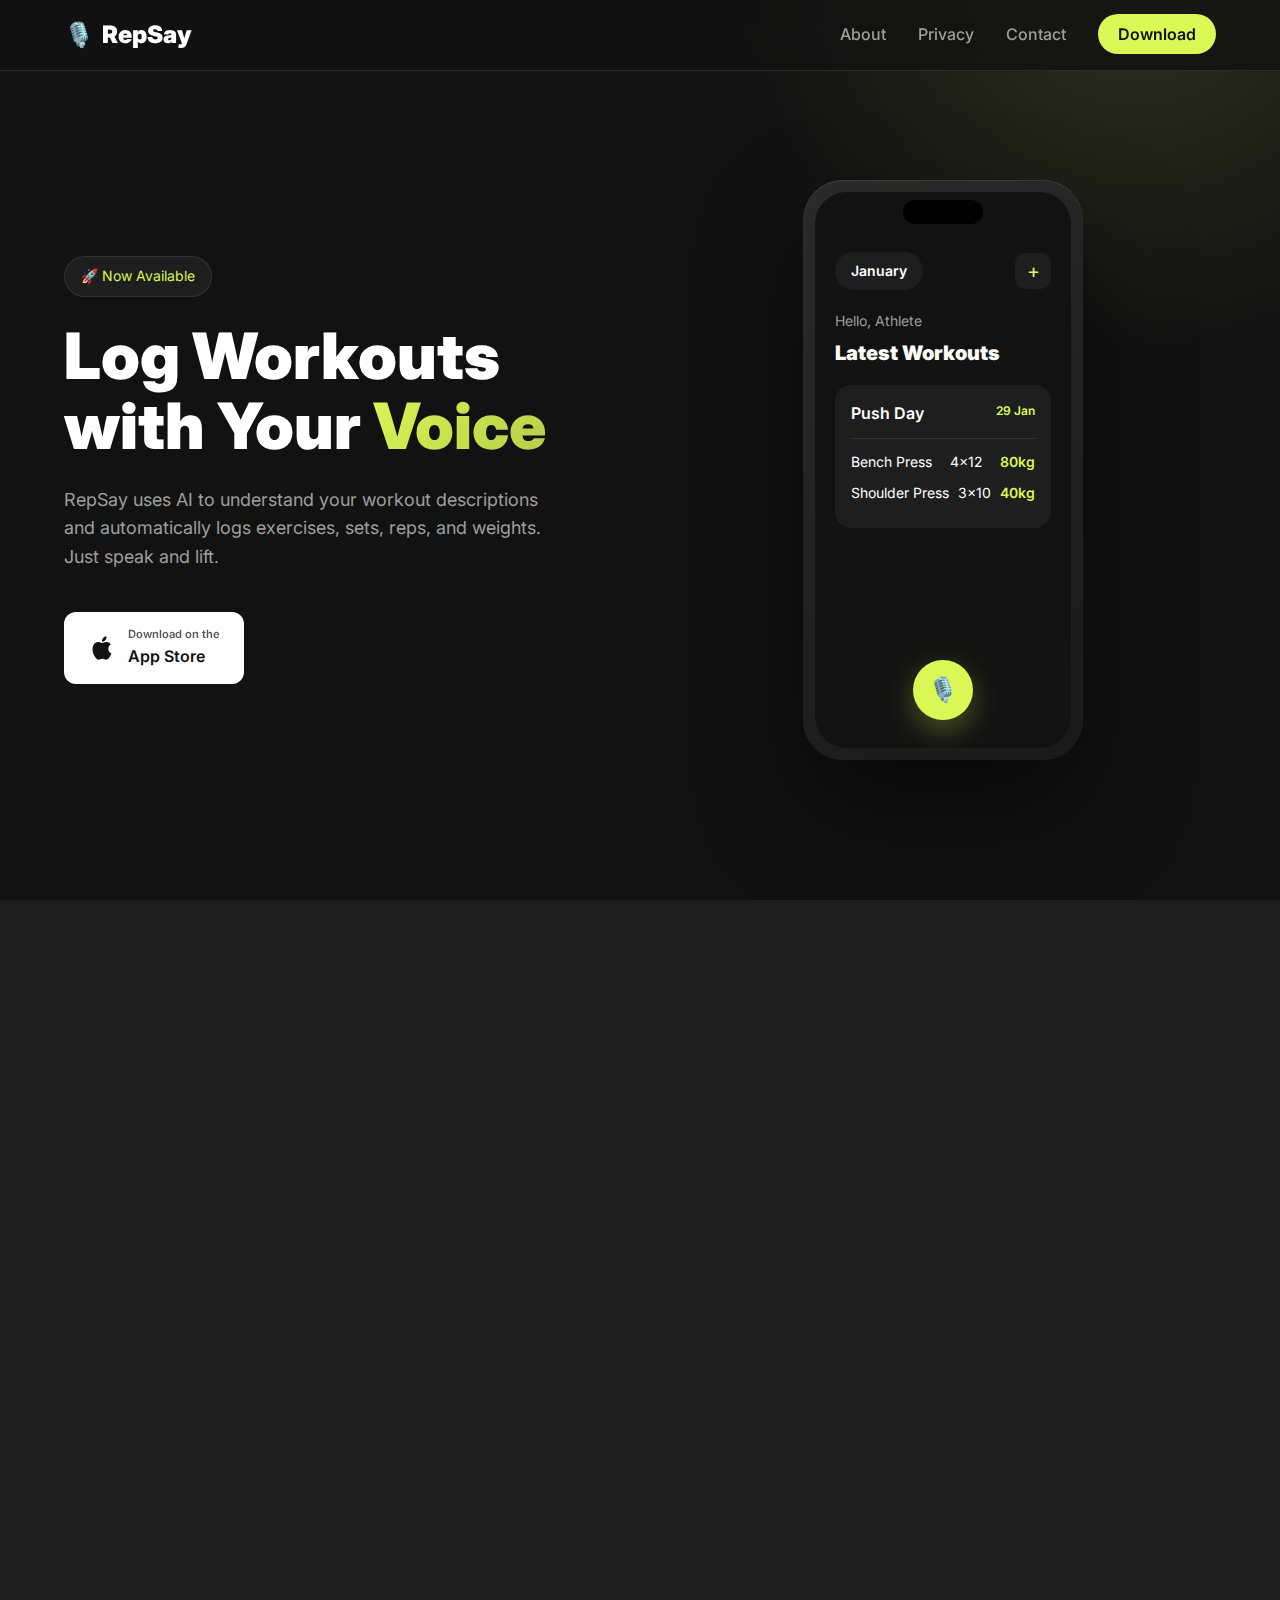
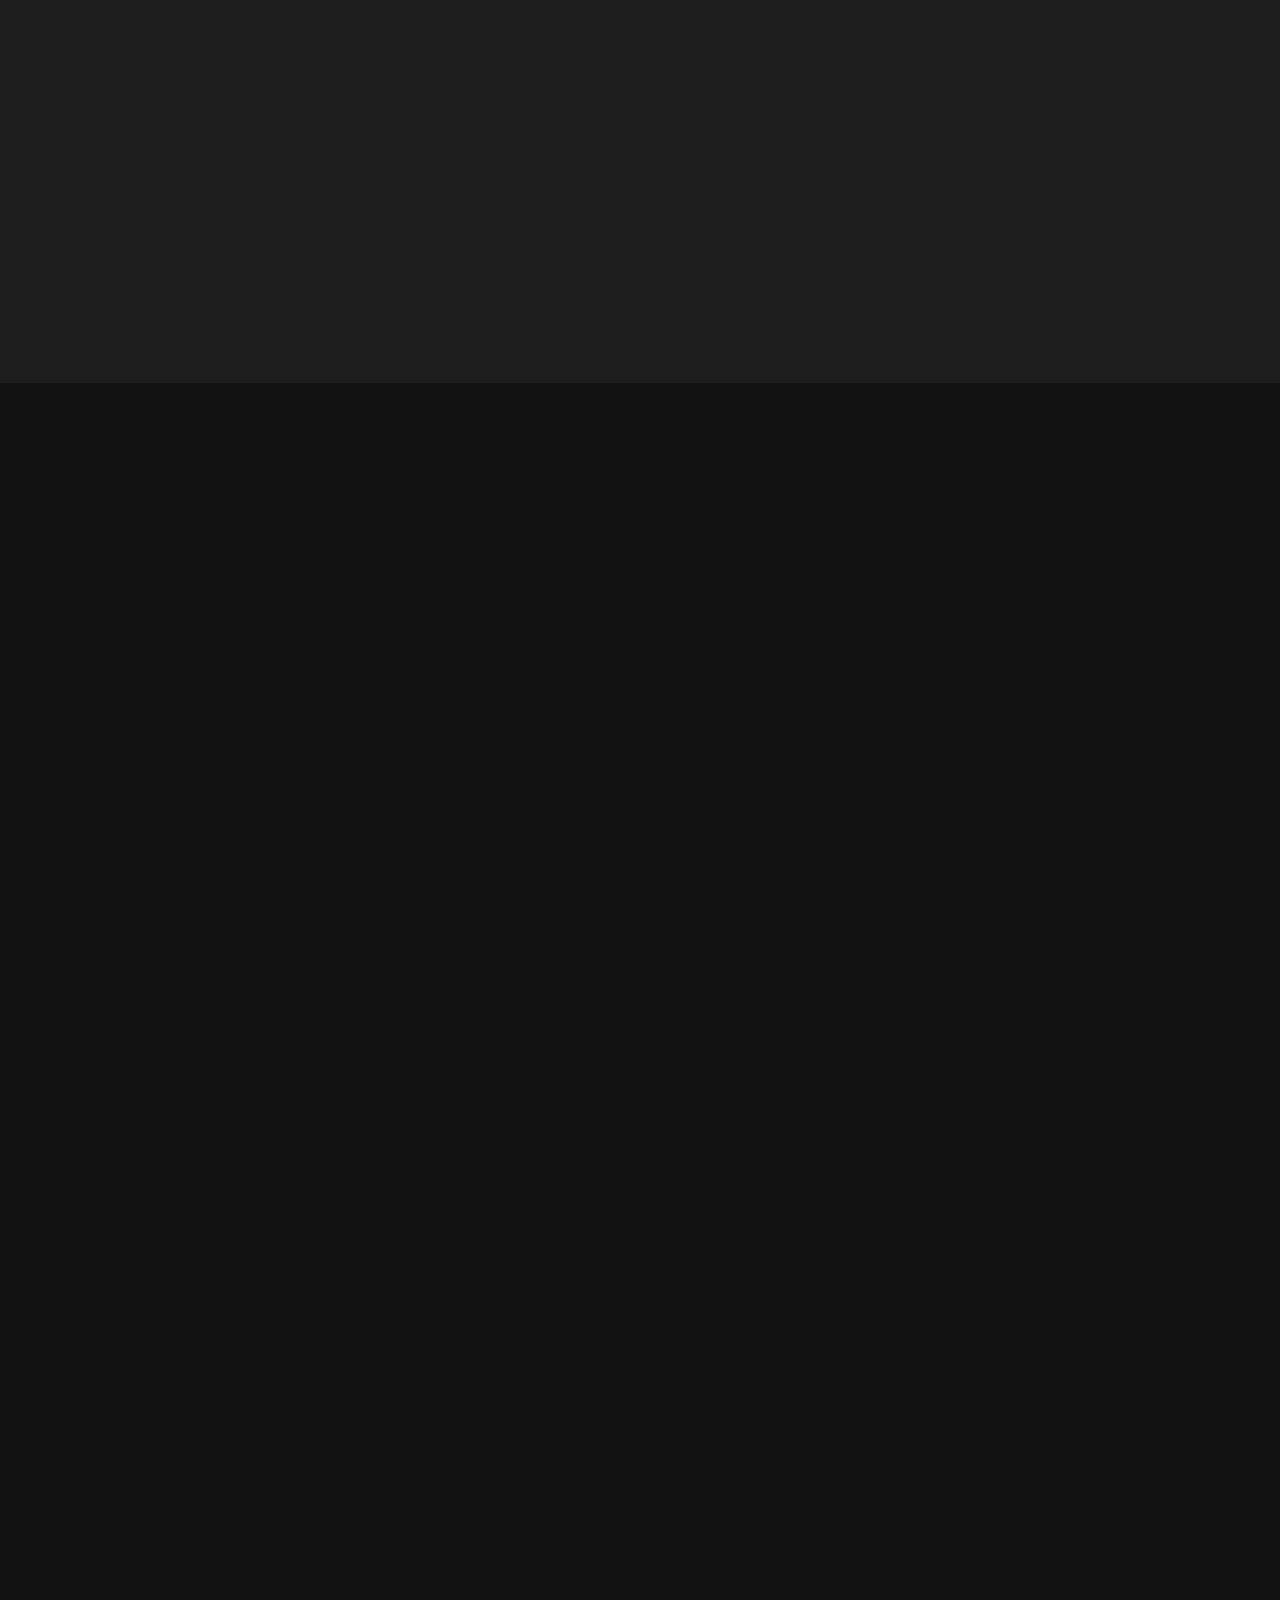
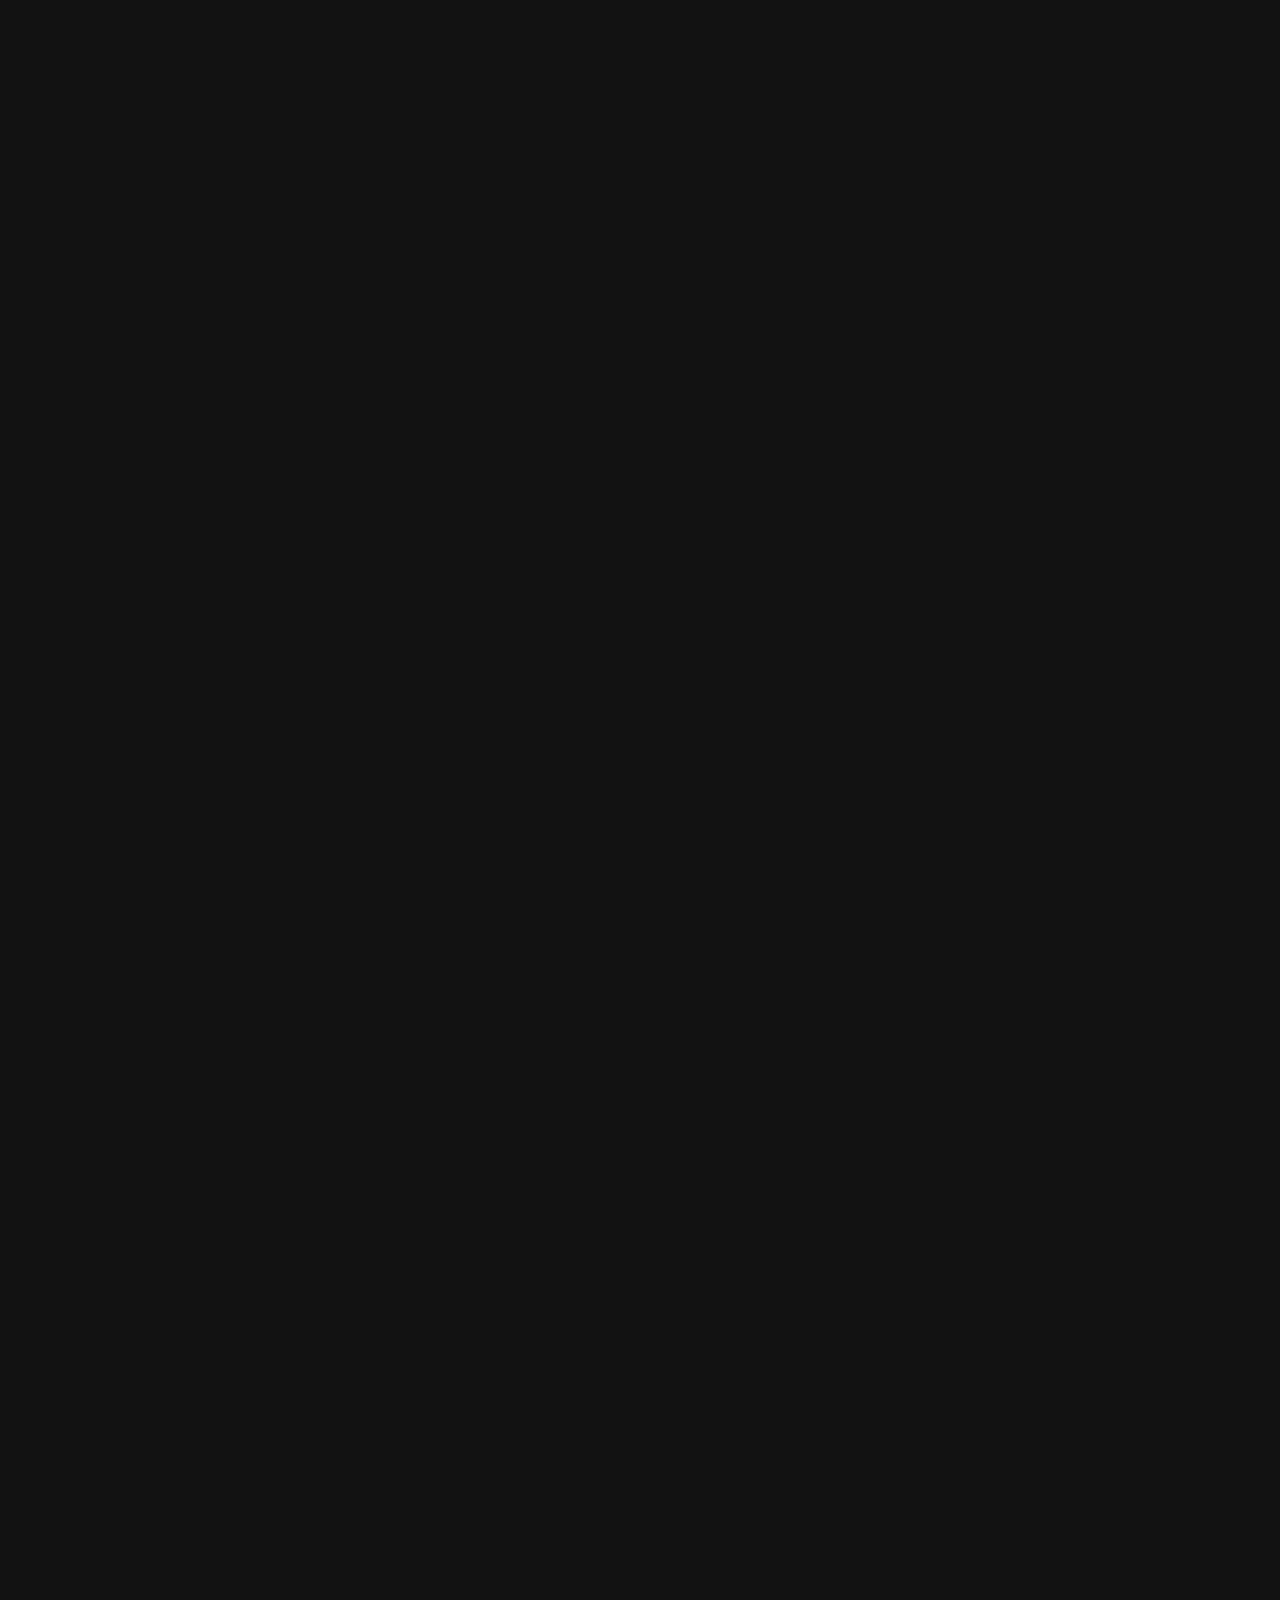
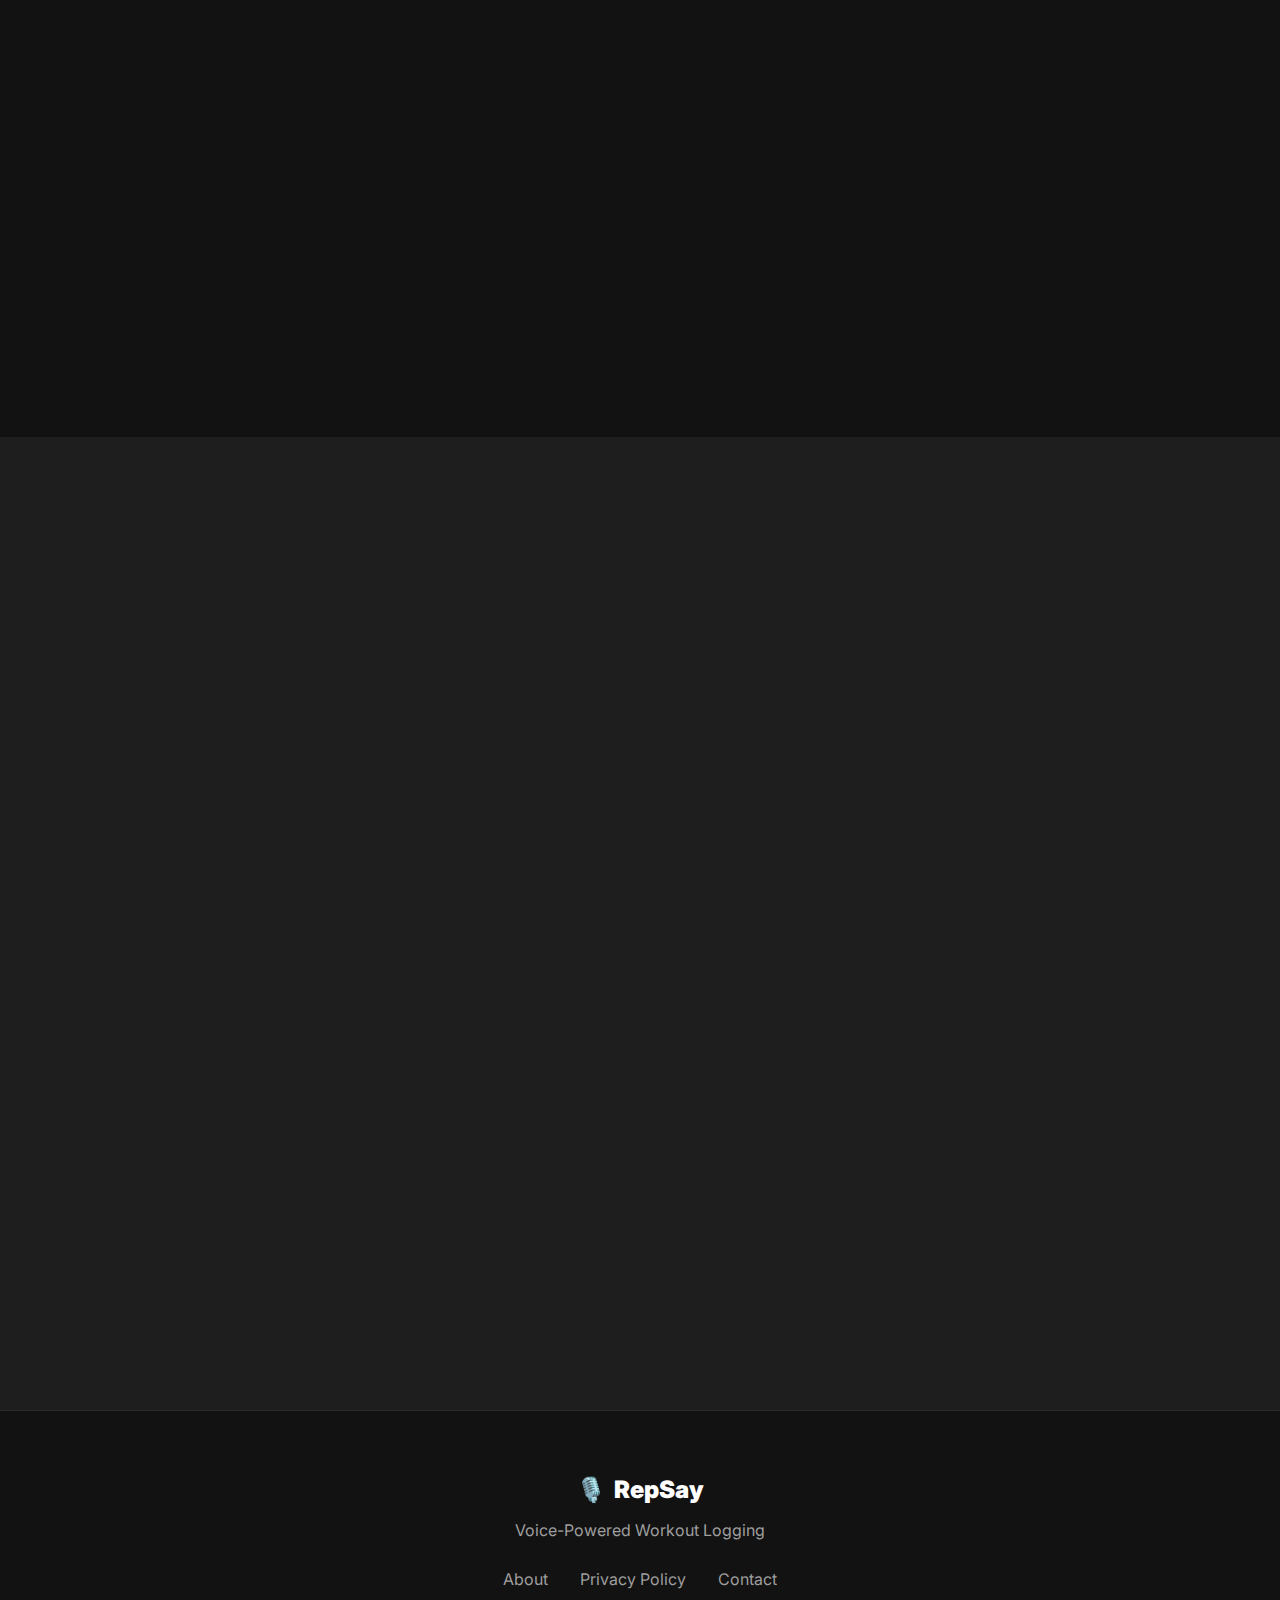
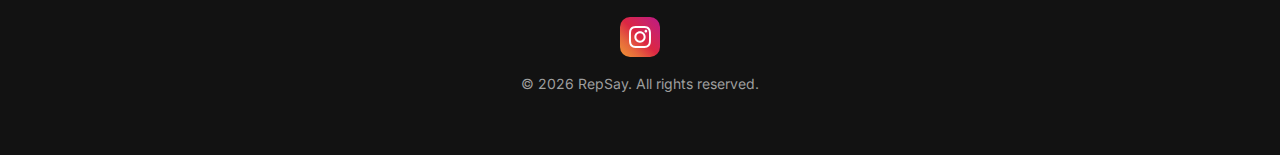
<file: website/index.html>
<!DOCTYPE html>
<html lang="en">
<head>
  <meta charset="UTF-8">
  <meta name="viewport" content="width=device-width, initial-scale=1.0">
  <title>RepSay - Voice-Powered Workout Logging</title>
  <meta name="description" content="RepSay is an AI-powered fitness app that lets you log workouts using your voice. Simply speak your exercises and let AI do the rest.">
  
  <!-- Fonts -->
  <link rel="preconnect" href="https://fonts.googleapis.com">
  <link rel="preconnect" href="https://fonts.gstatic.com" crossorigin>
  <link href="https://fonts.googleapis.com/css2?family=Inter:wght@400;500;600;700;900&display=swap" rel="stylesheet">
  
  <!-- Styles -->
  <link rel="stylesheet" href="styles.css">
</head>
<body>
  <!-- Auto-redirect password recovery to reset page -->
  <script>
    (function() {
      var hash = window.location.hash;
      var search = window.location.search;
      // Implicit flow: hash contains type=recovery
      if (hash && hash.indexOf('type=recovery') !== -1) {
        window.location.replace('reset-password.html' + hash);
        return;
      }
      // PKCE flow: query contains code param (from Supabase email link)
      if (search && search.indexOf('code=') !== -1) {
        window.location.replace('reset-password.html' + search);
        return;
      }
    })();
  </script>
  <!-- Navigation -->
  <nav class="navbar">
    <div class="nav-container">
      <a href="#hero" class="nav-logo">
        <span class="logo-icon">🎙️</span>
        <span class="logo-text">RepSay</span>
      </a>
      
      <button class="nav-toggle" id="navToggle" aria-label="Toggle navigation">
        <span></span>
        <span></span>
        <span></span>
      </button>
      
      <ul class="nav-menu" id="navMenu">
        <li><a href="#about" class="nav-link">About</a></li>
        <li><a href="#privacy" class="nav-link">Privacy</a></li>
        <li><a href="#contact" class="nav-link">Contact</a></li>
        <li><a href="#download" class="nav-link nav-cta">Download</a></li>
      </ul>
    </div>
  </nav>

  <!-- Hero Section -->
  <section id="hero" class="hero">
    <div class="hero-bg"></div>
    <div class="container">
      <div class="hero-content animate-on-scroll">
        <div class="hero-badge">🚀 Now Available</div>
        <h1 class="hero-title">Log Workouts with Your <span class="text-gradient">Voice</span></h1>
        <p class="hero-subtitle">RepSay uses AI to understand your workout descriptions and automatically logs exercises, sets, reps, and weights. Just speak and lift.</p>
        
        <div class="hero-buttons" id="download">
          <a href="#" class="btn btn-primary">
            <svg class="btn-icon" viewBox="0 0 24 24" fill="currentColor">
              <path d="M18.71 19.5c-.83 1.24-1.71 2.45-3.05 2.47-1.34.03-1.77-.79-3.29-.79-1.53 0-2 .77-3.27.82-1.31.05-2.3-1.32-3.14-2.53C4.25 17 2.94 12.45 4.7 9.39c.87-1.52 2.43-2.48 4.12-2.51 1.28-.02 2.5.87 3.29.87.78 0 2.26-1.07 3.81-.91.65.03 2.47.26 3.64 1.98-.09.06-2.17 1.28-2.15 3.81.03 3.02 2.65 4.03 2.68 4.04-.03.07-.42 1.44-1.38 2.83M13 3.5c.73-.83 1.94-1.46 2.94-1.5.13 1.17-.34 2.35-1.04 3.19-.69.85-1.83 1.51-2.95 1.42-.15-1.15.41-2.35 1.05-3.11z"/>
            </svg>
            <div class="btn-text">
              <span class="btn-label">Download on the</span>
              <span class="btn-title">App Store</span>
            </div>
          </a>
        </div>
      </div>
      
      <div class="hero-visual animate-on-scroll">
        <div class="phone-mockup">
          <div class="phone-screen">
            <div class="app-demo">
              <div class="demo-header">
                <span class="demo-month">January</span>
                <span class="demo-add">+</span>
              </div>
              <div class="demo-greeting">Hello, Athlete</div>
              <div class="demo-title">Latest Workouts</div>
              <div class="demo-card">
                <div class="demo-card-header">
                  <span>Push Day</span>
                  <span class="demo-date">29 Jan</span>
                </div>
                <div class="demo-exercise">
                  <span>Bench Press</span>
                  <span>4×12</span>
                  <span class="demo-weight">80kg</span>
                </div>
                <div class="demo-exercise">
                  <span>Shoulder Press</span>
                  <span>3×10</span>
                  <span class="demo-weight">40kg</span>
                </div>
              </div>
              <div class="demo-mic">
                <div class="mic-button">🎙️</div>
              </div>
            </div>
          </div>
        </div>
      </div>
    </div>
  </section>

  <!-- About Section -->
  <section id="about" class="about">
    <div class="container">
      <div class="section-header animate-on-scroll">
        <span class="section-badge">About RepSay</span>
        <h2 class="section-title">The <span class="text-gradient">Smartest</span> Way to Log Workouts</h2>
        <p class="section-subtitle">Stop typing. Start speaking. RepSay revolutionizes how you track your fitness journey.</p>
      </div>
      
      <div class="features-grid">
        <div class="feature-card animate-on-scroll">
          <div class="feature-icon">🎙️</div>
          <h3>Voice Recording</h3>
          <p>Simply describe your workout in natural language. "I did 4 sets of bench press, 12 reps at 80 kilos."</p>
        </div>
        
        <div class="feature-card animate-on-scroll">
          <div class="feature-icon">🤖</div>
          <h3>AI-Powered</h3>
          <p>Our advanced AI understands context, corrects mistakes, and accurately extracts all your workout data.</p>
        </div>
        
        <div class="feature-card animate-on-scroll">
          <div class="feature-icon">📊</div>
          <h3>Auto Organization</h3>
          <p>Workouts are automatically categorized and organized by date, muscle group, and exercise type.</p>
        </div>
        
        <div class="feature-card animate-on-scroll">
          <div class="feature-icon">☁️</div>
          <h3>Cloud Backup</h3>
          <p>Your data is securely synced across all your devices. Never lose your workout history again.</p>
        </div>
        
        <div class="feature-card animate-on-scroll">
          <div class="feature-icon">⚡</div>
          <h3>Lightning Fast</h3>
          <p>Log a complete workout in under 30 seconds. Spend more time lifting, less time typing.</p>
        </div>
        
        <div class="feature-card animate-on-scroll">
          <div class="feature-icon">📈</div>
          <h3>Progress Tracking</h3>
          <p>Visualize your gains with beautiful charts and analytics. See your strength journey unfold.</p>
        </div>
      </div>
    </div>
  </section>

  <!-- Privacy Policy Section -->
  <section id="privacy" class="privacy">
    <div class="container">
      <div class="section-header animate-on-scroll">
        <span class="section-badge">Legal</span>
        <h2 class="section-title">Privacy Policy</h2>
        <p class="section-subtitle">Last updated: February 18, 2026</p>
      </div>
      
      <div class="privacy-content animate-on-scroll">
        <div class="privacy-card">
          <h3>1. Introduction</h3>
          <p>Welcome to RepSay ("we," "our," or "us"). We are committed to protecting your personal information and your right to privacy. This Privacy Policy explains how we collect, use, disclose, and safeguard your information when you use our mobile application.</p>
          
          <h3>2. Information We Collect</h3>
          <p>We collect information that you provide directly to us, including:</p>
          <ul>
            <li><strong>Account Information:</strong> Email address, name, and password when you create an account. If you sign in with Apple, we receive your Apple ID-associated email and name.</li>
            <li><strong>Profile Information:</strong> Gender, date of birth, and role (athlete or coach) provided during account setup.</li>
            <li><strong>Workout Data:</strong> Voice recordings, exercise names, sets, reps, weights, and workout dates that you log.</li>
            <li><strong>Calorie Calculator Inputs:</strong> Age, weight, height, and fitness goals entered into the calorie calculator. This data is processed locally on your device and is <strong>not</strong> stored in our database.</li>
            <li><strong>Usage Data:</strong> Information about how you interact with our app, including features used, exercise frequency analytics, and time spent.</li>
            <li><strong>Subscription Information:</strong> Subscription plan status, product identifiers, and purchase history managed through Apple's App Store and RevenueCat.</li>
            <li><strong>Device Information:</strong> Device type, operating system, and unique device identifiers.</li>
          </ul>
          
          <h3>3. How We Use Your Information</h3>
          <p>We use the information we collect to:</p>
          <ul>
            <li>Provide, maintain, and improve our services</li>
            <li>Process and transcribe your voice recordings into workout data</li>
            <li>Sync your workout data across your devices</li>
            <li>Provide exercise frequency analysis and calorie estimation tools</li>
            <li>Manage your subscription status and Pro feature access</li>
            <li>Send you technical notices and support messages</li>
            <li>Respond to your comments and questions</li>
            <li>Analyze usage patterns to improve user experience</li>
          </ul>
          
          <h3>4. Voice Recording Processing</h3>
          <p>When you record a workout, your audio is:</p>
          <ul>
            <li>Temporarily uploaded to our secure servers for AI processing</li>
            <li>Transcribed and analyzed to extract workout information</li>
            <li>Deleted from our servers after processing (typically within 24 hours)</li>
            <li>The extracted workout data is stored in your account</li>
          </ul>
          
          <h3>5. Data Storage and Security</h3>
          <p>We use industry-standard security measures to protect your data:</p>
          <ul>
            <li>All data is encrypted in transit using TLS/SSL</li>
            <li>Data at rest is encrypted using AES-256 encryption</li>
            <li>We use Supabase, a secure cloud database platform with Row Level Security</li>
            <li>Authentication is handled securely via Supabase Auth with support for email/password and Apple Sign-In</li>
            <li>Regular security audits and vulnerability assessments</li>
          </ul>
          
          <h3>6. Third-Party Services</h3>
          <p>We use the following third-party services:</p>
          <ul>
            <li><strong>Supabase:</strong> Database, authentication, and serverless functions</li>
            <li><strong>Apple:</strong> App distribution, Sign in with Apple, and in-app purchases</li>
            <li><strong>RevenueCat:</strong> Subscription management and purchase verification</li>
          </ul>
          
          <h3>7. In-App Purchases and Subscriptions</h3>
          <p>RepSay offers a Pro subscription managed through Apple's App Store. Your payment information is handled entirely by Apple and is never stored on our servers. We receive only subscription status and product identifiers to manage your access to Pro features.</p>
          
          <h3>8. Your Rights</h3>
          <p>You have the right to:</p>
          <ul>
            <li>Access your personal data</li>
            <li>Correct inaccurate data</li>
            <li>Delete your account and associated data</li>
            <li>Export your workout data</li>
            <li>Opt out of marketing communications</li>
          </ul>
          
          <h3>9. Data Retention</h3>
          <p>We retain your personal information for as long as your account is active. If you delete your account, we will delete your data within 30 days, except where we are required to retain it for legal purposes.</p>
          
          <h3>10. Children's Privacy</h3>
          <p>Our service is not intended for users under the age of 13. We do not knowingly collect personal information from children under 13.</p>
          
          <h3>11. Changes to This Policy</h3>
          <p>We may update this Privacy Policy from time to time. We will notify you of any changes by posting the new policy on this page and updating the "Last updated" date.</p>
          
          <h3>12. Contact Us</h3>
          <p>If you have questions about this Privacy Policy, please contact us at:</p>
          <p><strong>Email:</strong> repsayinfo@gmail.com</p>
        </div>
      </div>
    </div>
  </section>

  <!-- Contact Section -->
  <section id="contact" class="contact">
    <div class="container">
      <div class="section-header animate-on-scroll">
        <span class="section-badge">Get in Touch</span>
        <h2 class="section-title">Contact <span class="text-gradient">Us</span></h2>
        <p class="section-subtitle">Have questions, feedback, or need support? We'd love to hear from you.</p>
      </div>
      
      <div class="contact-form-container">
        <div class="contact-form-wrapper animate-on-scroll">
          <form id="contactForm" class="contact-form">
            <div class="form-group">
              <label for="name">Your Name</label>
              <input type="text" id="name" name="name" required placeholder="John Doe">
            </div>
            
            <div class="form-group">
              <label for="email">Email Address</label>
              <input type="email" id="email" name="email" required placeholder="john@example.com">
            </div>
            
            <div class="form-group">
              <label for="message">Message</label>
              <textarea id="message" name="message" required placeholder="How can we help you?" rows="5"></textarea>
            </div>
            
            <button type="submit" class="btn btn-submit" id="submitBtn">
              <span class="btn-text-default">Send Message</span>
              <span class="btn-text-loading">Sending...</span>
              <span class="btn-text-success">Message Sent! ✓</span>
            </button>
          </form>
        </div>
      </div>
    </div>
  </section>

  <!-- Footer -->
  <footer class="footer">
    <div class="container">
      <div class="footer-content">
        <div class="footer-brand">
          <span class="logo-icon">🎙️</span>
          <span class="logo-text">RepSay</span>
        </div>
        <p class="footer-tagline">Voice-Powered Workout Logging</p>
        
        <div class="footer-links">
          <a href="#about">About</a>
          <a href="#privacy">Privacy Policy</a>
          <a href="#contact">Contact</a>
        </div>
        
        <div class="footer-social" style="margin: 16px 0;">
          <a href="https://www.instagram.com/repsayeg?igsh=MTI0ZDFwZGl5MzN2cA%3D%3D&utm_source=qr" target="_blank" rel="noopener noreferrer" style="display: inline-flex; align-items: center; justify-content: center; width: 40px; height: 40px; border-radius: 10px; background: linear-gradient(45deg, #f09433, #e6683c, #dc2743, #cc2366, #bc1888); transition: transform 0.2s, opacity 0.2s;" onmouseover="this.style.transform='scale(1.1)'" onmouseout="this.style.transform='scale(1)'">
            <svg width="22" height="22" viewBox="0 0 24 24" fill="white">
              <path d="M12 2.163c3.204 0 3.584.012 4.85.07 3.252.148 4.771 1.691 4.919 4.919.058 1.265.069 1.645.069 4.849 0 3.205-.012 3.584-.069 4.849-.149 3.225-1.664 4.771-4.919 4.919-1.266.058-1.644.07-4.85.07-3.204 0-3.584-.012-4.849-.07-3.26-.149-4.771-1.699-4.919-4.92-.058-1.265-.07-1.644-.07-4.849 0-3.204.013-3.583.07-4.849.149-3.227 1.664-4.771 4.919-4.919 1.266-.057 1.645-.069 4.849-.069zm0-2.163c-3.259 0-3.667.014-4.947.072-4.358.2-6.78 2.618-6.98 6.98-.059 1.281-.073 1.689-.073 4.948 0 3.259.014 3.668.072 4.948.2 4.358 2.618 6.78 6.98 6.98 1.281.058 1.689.072 4.948.072 3.259 0 3.668-.014 4.948-.072 4.354-.2 6.782-2.618 6.979-6.98.059-1.28.073-1.689.073-4.948 0-3.259-.014-3.667-.072-4.947-.196-4.354-2.617-6.78-6.979-6.98-1.281-.059-1.69-.073-4.949-.073zm0 5.838c-3.403 0-6.162 2.759-6.162 6.162s2.759 6.163 6.162 6.163 6.162-2.759 6.162-6.163c0-3.403-2.759-6.162-6.162-6.162zm0 10.162c-2.209 0-4-1.79-4-4 0-2.209 1.791-4 4-4s4 1.791 4 4c0 2.21-1.791 4-4 4zm6.406-11.845c-.796 0-1.441.645-1.441 1.44s.645 1.44 1.441 1.44c.795 0 1.439-.645 1.439-1.44s-.644-1.44-1.439-1.44z"/>
            </svg>
          </a>
        </div>
        
        <p class="footer-copyright">© 2026 RepSay. All rights reserved.</p>
      </div>
    </div>
  </footer>

  <!-- Success Modal -->
  <div class="modal-overlay" id="successModal">
    <div class="modal-content">
      <div class="modal-icon">✓</div>
      <h3 class="modal-title">Message Sent!</h3>
      <p class="modal-message">The message has been sent. We will get back to you soon.</p>
      <button class="btn btn-modal-ok" id="modalOkBtn">OK</button>
    </div>
  </div>

  <script src="script.js"></script>
</body>
</html>
</file>
<file: website/styles.css>
/* ===================================
   RepSay Website Styles
   Colors from Flutter App:
   - Volt (Accent): #DBF756
   - Background: #121212
   - Surface: #1E1E1E
   - Text Primary: #FFFFFF
   - Text Secondary: #9E9E9E
=================================== */

:root {
    --color-volt: #dbf756;
    --color-volt-dark: #b4cc46;
    --color-background: #121212;
    --color-surface: #1e1e1e;
    --color-surface-light: #2a2a2a;
    --color-text-primary: #ffffff;
    --color-text-secondary: #9e9e9e;
    --color-border: rgba(255, 255, 255, 0.1);

    --font-family: "Inter", -apple-system, BlinkMacSystemFont, sans-serif;
    --border-radius: 16px;
    --transition: all 0.3s cubic-bezier(0.4, 0, 0.2, 1);
}

/* Reset & Base */
*, *::before, *::after {
    margin: 0;
    padding: 0;
    box-sizing: border-box;
}

html {
    scroll-behavior: smooth;
    scroll-padding-top: 80px;
}

body {
    font-family: var(--font-family);
    background-color: var(--color-background);
    color: var(--color-text-primary);
    line-height: 1.6;
    overflow-x: hidden;
}

a {
    text-decoration: none;
    color: inherit;
}

ul {
    list-style: none;
}

img {
    max-width: 100%;
    display: block;
}

.container {
    max-width: 1200px;
    margin: 0 auto;
    padding: 0 24px;
}

/* Text Gradient */
.text-gradient {
    background: linear-gradient(
        135deg,
        var(--color-volt),
        var(--color-volt-dark)
    );
    -webkit-background-clip: text;
    -webkit-text-fill-color: transparent;
    background-clip: text;
}

/* ===================================
   Navigation
=================================== */
.navbar {
    position: fixed;
    top: 0;
    left: 0;
    right: 0;
    z-index: 1000;
    background: rgba(18, 18, 18, 0.8);
    backdrop-filter: blur(20px);
    -webkit-backdrop-filter: blur(20px);
    border-bottom: 1px solid var(--color-border);
}

.nav-container {
    max-width: 1200px;
    margin: 0 auto;
    padding: 16px 24px;
    display: flex;
    justify-content: space-between;
    align-items: center;
}

.nav-logo {
    display: flex;
    align-items: center;
    gap: 8px;
    font-weight: 900;
    font-size: 1.5rem;
}

.logo-icon {
    font-size: 1.5rem;
}

.logo-text {
    color: var(--color-text-primary);
}

.nav-menu {
    display: flex;
    align-items: center;
    gap: 32px;
}

.nav-link {
    color: var(--color-text-secondary);
    font-weight: 500;
    transition: var(--transition);
    position: relative;
}

.nav-link::after {
    content: "";
    position: absolute;
    bottom: -4px;
    left: 0;
    width: 0;
    height: 2px;
    background: var(--color-volt);
    transition: var(--transition);
}

.nav-link:hover {
    color: var(--color-text-primary);
}

.nav-link:hover::after {
    width: 100%;
}

.nav-cta {
    background: var(--color-volt);
    color: var(--color-background) !important;
    padding: 10px 20px;
    border-radius: 30px;
    font-weight: 600;
}

.nav-cta::after {
    display: none;
}

.nav-cta:hover {
    transform: scale(1.05);
    box-shadow: 0 0 30px rgba(219, 247, 86, 0.4);
}

.nav-toggle {
    display: none;
    flex-direction: column;
    gap: 5px;
    background: none;
    border: none;
    cursor: pointer;
    padding: 5px;
}

.nav-toggle span {
    width: 25px;
    height: 2px;
    background: var(--color-text-primary);
    transition: var(--transition);
}

/* ===================================
   Hero Section
=================================== */
.hero {
    min-height: 100vh;
    display: flex;
    align-items: center;
    padding: 120px 0 80px;
    position: relative;
    overflow: hidden;
}

.hero-bg {
    position: absolute;
    top: -50%;
    right: -20%;
    width: 800px;
    height: 800px;
    background: radial-gradient(
        circle,
        rgba(219, 247, 86, 0.15) 0%,
        transparent 70%
    );
    pointer-events: none;
}

.hero .container {
    display: grid;
    grid-template-columns: 1fr 1fr;
    gap: 60px;
    align-items: center;
}

.hero-badge {
    display: inline-block;
    background: var(--color-surface);
    border: 1px solid var(--color-border);
    padding: 8px 16px;
    border-radius: 30px;
    font-size: 0.875rem;
    color: var(--color-volt);
    margin-bottom: 24px;
}

.hero-title {
    font-size: clamp(2.5rem, 5vw, 4rem);
    font-weight: 900;
    line-height: 1.1;
    margin-bottom: 24px;
}

.hero-subtitle {
    font-size: 1.125rem;
    color: var(--color-text-secondary);
    margin-bottom: 40px;
    max-width: 500px;
}

.hero-buttons {
    display: flex;
    gap: 16px;
    flex-wrap: wrap;
}

.btn {
    display: flex;
    align-items: center;
    gap: 12px;
    padding: 14px 24px;
    border-radius: 12px;
    font-weight: 600;
    transition: var(--transition);
    border: none;
    cursor: pointer;
}

.btn-primary {
    background: var(--color-text-primary);
    color: var(--color-background);
}

.btn-secondary {
    background: var(--color-surface);
    color: var(--color-text-primary);
    border: 1px solid var(--color-border);
}

.btn:hover {
    transform: translateY(-2px);
    box-shadow: 0 10px 30px rgba(0, 0, 0, 0.3);
}

.btn-icon {
    width: 28px;
    height: 28px;
}

.btn-text {
    display: flex;
    flex-direction: column;
    text-align: left;
}

.btn-label {
    font-size: 0.7rem;
    opacity: 0.7;
}

.btn-title {
    font-size: 1rem;
}

/* Phone Mockup */
.hero-visual {
    display: flex;
    justify-content: center;
}

.phone-mockup {
    width: 280px;
    height: 580px;
    background: linear-gradient(145deg, #2a2a2a, #1a1a1a);
    border-radius: 40px;
    padding: 12px;
    box-shadow:
        0 50px 100px rgba(0, 0, 0, 0.5),
        inset 0 1px 1px rgba(255, 255, 255, 0.1);
    position: relative;
}

.phone-mockup::before {
    content: "";
    position: absolute;
    top: 20px;
    left: 50%;
    transform: translateX(-50%);
    width: 80px;
    height: 24px;
    background: #000;
    border-radius: 20px;
}

.phone-screen {
    width: 100%;
    height: 100%;
    background: var(--color-background);
    border-radius: 32px;
    overflow: hidden;
}

.app-demo {
    padding: 60px 20px 20px;
    height: 100%;
}

.demo-header {
    display: flex;
    justify-content: space-between;
    align-items: center;
    margin-bottom: 20px;
}

.demo-month {
    background: var(--color-surface);
    padding: 8px 16px;
    border-radius: 20px;
    font-size: 0.875rem;
    font-weight: 600;
}

.demo-add {
    background: var(--color-surface);
    width: 36px;
    height: 36px;
    display: flex;
    align-items: center;
    justify-content: center;
    border-radius: 10px;
    color: var(--color-volt);
    font-size: 1.25rem;
}

.demo-greeting {
    color: var(--color-text-secondary);
    font-size: 0.875rem;
    margin-bottom: 4px;
}

.demo-title {
    font-size: 1.25rem;
    font-weight: 900;
    margin-bottom: 16px;
}

.demo-card {
    background: var(--color-surface);
    border-radius: 16px;
    padding: 16px;
}

.demo-card-header {
    display: flex;
    justify-content: space-between;
    font-weight: 600;
    margin-bottom: 12px;
    padding-bottom: 12px;
    border-bottom: 1px solid var(--color-border);
}

.demo-date {
    color: var(--color-volt);
    font-size: 0.75rem;
}

.demo-exercise {
    display: flex;
    justify-content: space-between;
    font-size: 0.875rem;
    margin-bottom: 8px;
}

.demo-weight {
    color: var(--color-volt);
    font-weight: 600;
}

.demo-mic {
    position: absolute;
    bottom: 40px;
    left: 50%;
    transform: translateX(-50%);
}

.mic-button {
    width: 60px;
    height: 60px;
    background: var(--color-volt);
    border-radius: 50%;
    display: flex;
    align-items: center;
    justify-content: center;
    font-size: 1.5rem;
    box-shadow: 0 10px 30px rgba(219, 247, 86, 0.3);
    animation: pulse 2s infinite;
}

@keyframes pulse {
    0%, 100% {
        box-shadow: 0 10px 30px rgba(219, 247, 86, 0.3);
    }
    50% {
        box-shadow: 0 10px 50px rgba(219, 247, 86, 0.5);
    }
}

/* ===================================
   About Section
=================================== */
.about {
    padding: 100px 0;
    background: var(--color-surface);
}

.section-header {
    text-align: center;
    max-width: 700px;
    margin: 0 auto 60px;
}

.section-badge {
    display: inline-block;
    background: rgba(219, 247, 86, 0.1);
    color: var(--color-volt);
    padding: 8px 16px;
    border-radius: 30px;
    font-size: 0.875rem;
    font-weight: 600;
    margin-bottom: 16px;
}

.section-title {
    font-size: clamp(2rem, 4vw, 3rem);
    font-weight: 900;
    margin-bottom: 16px;
}

.section-subtitle {
    color: var(--color-text-secondary);
    font-size: 1.125rem;
}

.features-grid {
    display: grid;
    grid-template-columns: repeat(auto-fit, minmax(320px, 1fr));
    gap: 24px;
}

.feature-card {
    background: var(--color-background);
    border: 1px solid var(--color-border);
    border-radius: var(--border-radius);
    padding: 32px;
    transition: var(--transition);
}

.feature-card:hover {
    transform: translateY(-5px);
    border-color: var(--color-volt);
    box-shadow: 0 20px 40px rgba(0, 0, 0, 0.3);
}

.feature-icon {
    font-size: 2.5rem;
    margin-bottom: 16px;
}

.feature-card h3 {
    font-size: 1.25rem;
    font-weight: 700;
    margin-bottom: 8px;
}

.feature-card p {
    color: var(--color-text-secondary);
    font-size: 0.95rem;
}

/* ===================================
   Privacy Section
=================================== */
.privacy {
    padding: 100px 0;
}

.privacy-content {
    max-width: 800px;
    margin: 0 auto;
}

.privacy-card {
    background: var(--color-surface);
    border: 1px solid var(--color-border);
    border-radius: var(--border-radius);
    padding: 48px;
}

.privacy-card h3 {
    font-size: 1.25rem;
    font-weight: 700;
    margin: 32px 0 12px;
    color: var(--color-volt);
}

.privacy-card h3:first-child {
    margin-top: 0;
}

.privacy-card p {
    color: var(--color-text-secondary);
    margin-bottom: 12px;
}

.privacy-card ul {
    color: var(--color-text-secondary);
    margin-left: 24px;
    list-style: disc;
}

.privacy-card li {
    margin-bottom: 8px;
}

.privacy-card strong {
    color: var(--color-text-primary);
}

/* ===================================
   Contact Section
=================================== */
.contact {
    padding: 100px 0;
    background: var(--color-surface);
}

.contact-form-container {
    max-width: 600px;
    margin: 0 auto;
}

.contact-info {
    display: flex;
    flex-direction: column;
    gap: 16px;
}

.contact-card {
    background: var(--color-background);
    border: 1px solid var(--color-border);
    border-radius: var(--border-radius);
    padding: 24px;
    text-align: center;
    transition: var(--transition);
}

.contact-card:hover {
    border-color: var(--color-volt);
}

.contact-icon {
    font-size: 2rem;
    margin-bottom: 12px;
}

.contact-card h3 {
    font-size: 1rem;
    font-weight: 600;
    margin-bottom: 4px;
}

.contact-card p {
    color: var(--color-text-secondary);
    font-size: 0.875rem;
}

.contact-form-wrapper {
    background: var(--color-background);
    border: 1px solid var(--color-border);
    border-radius: var(--border-radius);
    padding: 40px;
}

.contact-form {
    display: flex;
    flex-direction: column;
    gap: 24px;
}

.form-group {
    display: flex;
    flex-direction: column;
    gap: 8px;
}

.form-group label {
    font-weight: 600;
    font-size: 0.875rem;
}

.form-group input,
.form-group textarea {
    background: var(--color-surface);
    border: 1px solid var(--color-border);
    border-radius: 12px;
    padding: 16px;
    color: var(--color-text-primary);
    font-family: inherit;
    font-size: 1rem;
    transition: var(--transition);
}

.form-group input:focus,
.form-group textarea:focus {
    outline: none;
    border-color: var(--color-volt);
}

.form-group input::placeholder,
.form-group textarea::placeholder {
    color: var(--color-text-secondary);
}

.form-group textarea {
    resize: vertical;
    min-height: 120px;
}

.btn-submit {
    background: var(--color-volt);
    color: var(--color-background);
    padding: 16px 32px;
    border-radius: 12px;
    font-weight: 700;
    font-size: 1rem;
    border: none;
    cursor: pointer;
    transition: var(--transition);
    position: relative;
    display: flex;
    justify-content: center;
    align-items: center;
}

.btn-submit:hover:not(:disabled) {
    transform: scale(1.02);
    box-shadow: 0 10px 30px rgba(219, 247, 86, 0.3);
}

.btn-submit:disabled {
    opacity: 0.7;
    cursor: not-allowed;
}

.btn-text-loading,
.btn-text-success {
    display: none;
}

.btn-submit.loading .btn-text-default {
    display: none;
}
.btn-submit.loading .btn-text-loading {
    display: inline;
}

.btn-submit.success .btn-text-default {
    display: none;
}
.btn-submit.success .btn-text-loading {
    display: none;
}
.btn-submit.success .btn-text-success {
    display: inline;
}
.btn-submit.success {
    background: #4caf50;
}

/* ===================================
   Success Modal
=================================== */
.modal-overlay {
    position: fixed;
    top: 0;
    left: 0;
    right: 0;
    bottom: 0;
    background: rgba(0, 0, 0, 0.8);
    backdrop-filter: blur(8px);
    -webkit-backdrop-filter: blur(8px);
    display: flex;
    align-items: center;
    justify-content: center;
    z-index: 2000;
    opacity: 0;
    visibility: hidden;
    transition: var(--transition);
}

.modal-overlay.active {
    opacity: 1;
    visibility: visible;
}

.modal-content {
    background: var(--color-surface);
    border: 1px solid var(--color-border);
    border-radius: 24px;
    padding: 48px;
    max-width: 400px;
    width: 90%;
    text-align: center;
    transform: scale(0.8) translateY(20px);
    transition: var(--transition);
}

.modal-overlay.active .modal-content {
    transform: scale(1) translateY(0);
}

.modal-icon {
    width: 80px;
    height: 80px;
    background: var(--color-volt);
    border-radius: 50%;
    display: flex;
    align-items: center;
    justify-content: center;
    margin: 0 auto 24px;
    font-size: 2.5rem;
    color: var(--color-background);
    font-weight: bold;
}

.modal-title {
    font-size: 1.5rem;
    font-weight: 900;
    margin-bottom: 12px;
    color: var(--color-text-primary);
}

.modal-message {
    color: var(--color-text-secondary);
    font-size: 1rem;
    line-height: 1.6;
    margin-bottom: 32px;
}

.btn-modal-ok {
    background: var(--color-volt);
    color: var(--color-background);
    padding: 14px 48px;
    border-radius: 12px;
    font-weight: 700;
    font-size: 1rem;
    border: none;
    cursor: pointer;
    transition: var(--transition);
}

.btn-modal-ok:hover {
    transform: scale(1.05);
    box-shadow: 0 10px 30px rgba(219, 247, 86, 0.3);
}

/* ===================================
   Footer
=================================== */
.footer {
    padding: 60px 0;
    border-top: 1px solid var(--color-border);
}

.footer-content {
    text-align: center;
}

.footer-brand {
    display: inline-flex;
    align-items: center;
    gap: 8px;
    font-size: 1.5rem;
    font-weight: 900;
    margin-bottom: 8px;
}

.footer-tagline {
    color: var(--color-text-secondary);
    margin-bottom: 24px;
}

.footer-links {
    display: flex;
    justify-content: center;
    gap: 32px;
    margin-bottom: 24px;
}

.footer-links a {
    color: var(--color-text-secondary);
    transition: var(--transition);
}

.footer-links a:hover {
    color: var(--color-volt);
}

.footer-copyright {
    color: var(--color-text-secondary);
    font-size: 0.875rem;
}

/* ===================================
   Animations
=================================== */
.animate-on-scroll {
    opacity: 0;
    transform: translateY(30px);
    transition: opacity 0.6s ease, transform 0.6s ease;
}

.animate-on-scroll.visible {
    opacity: 1;
    transform: translateY(0);
}

/* ===================================
   Responsive Design
=================================== */
@media (max-width: 992px) {
    .hero .container {
        grid-template-columns: 1fr;
        text-align: center;
    }

    .hero-subtitle {
        margin: 0 auto 40px;
    }

    .hero-buttons {
        justify-content: center;
    }

    .hero-visual {
        order: -1;
    }

    .phone-mockup {
        width: 240px;
        height: 500px;
    }

    .contact-grid {
        grid-template-columns: 1fr;
    }

    .contact-info {
        flex-direction: row;
        flex-wrap: wrap;
        justify-content: center;
    }

    .contact-card {
        flex: 1 1 150px;
        max-width: 200px;
    }
}

@media (max-width: 768px) {
    .nav-menu {
        position: fixed;
        top: 70px;
        left: 0;
        right: 0;
        background: var(--color-background);
        border-bottom: 1px solid var(--color-border);
        flex-direction: column;
        padding: 24px;
        gap: 16px;
        transform: translateY(-100%);
        opacity: 0;
        pointer-events: none;
        transition: var(--transition);
    }

    .nav-menu.active {
        transform: translateY(0);
        opacity: 1;
        pointer-events: all;
    }

    .nav-toggle {
        display: flex;
    }

    .nav-toggle.active span:nth-child(1) {
        transform: rotate(45deg) translate(5px, 5px);
    }

    .nav-toggle.active span:nth-child(2) {
        opacity: 0;
    }

    .nav-toggle.active span:nth-child(3) {
        transform: rotate(-45deg) translate(5px, -5px);
    }

    .hero-buttons {
        flex-direction: column;
        align-items: center;
    }

    .btn {
        width: 100%;
        max-width: 280px;
        justify-content: center;
    }

    .features-grid {
        grid-template-columns: 1fr;
    }

    .privacy-card {
        padding: 24px;
    }

    .contact-form-wrapper {
        padding: 24px;
    }
}
</file>
